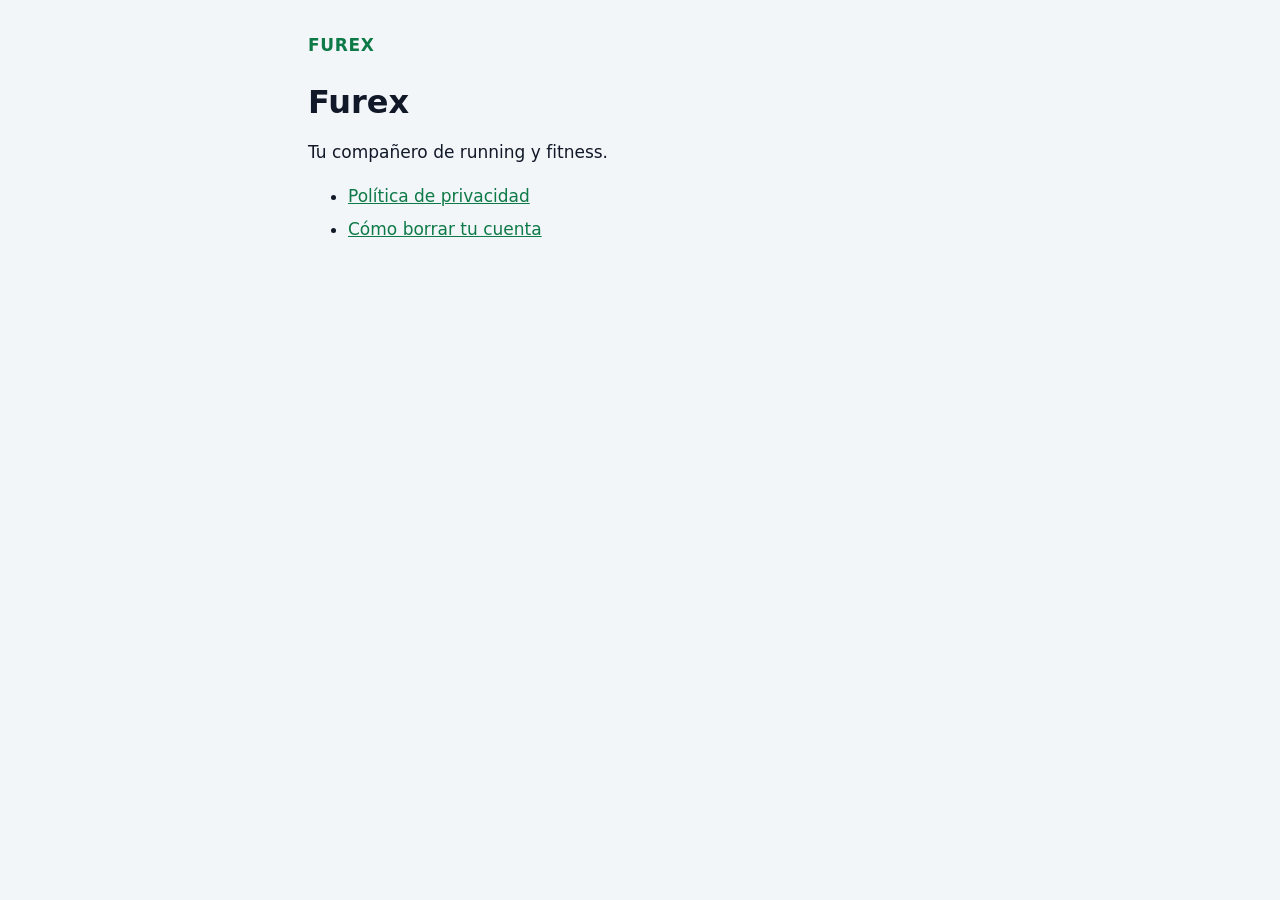
<file: index.html>
<!doctype html>
<html lang="es">
<head>
  <meta charset="utf-8">
  <meta name="viewport" content="width=device-width, initial-scale=1">
  <title>Furex</title>
  <meta name="description" content="Furex: tu compañero de running y fitness.">
  <meta name="color-scheme" content="light dark">
  <link rel="stylesheet" href="estilos.css">
</head>
<body>
  <header><span class="marca">FUREX</span></header>
  <main>
    <h1>Furex</h1>
    <p>Tu compañero de running y fitness.</p>
    <ul>
      <li><a href="privacidad/">Política de privacidad</a></li>
      <li><a href="borrar-cuenta/">Cómo borrar tu cuenta</a></li>
    </ul>
  </main>
</body>
</html>
</file>
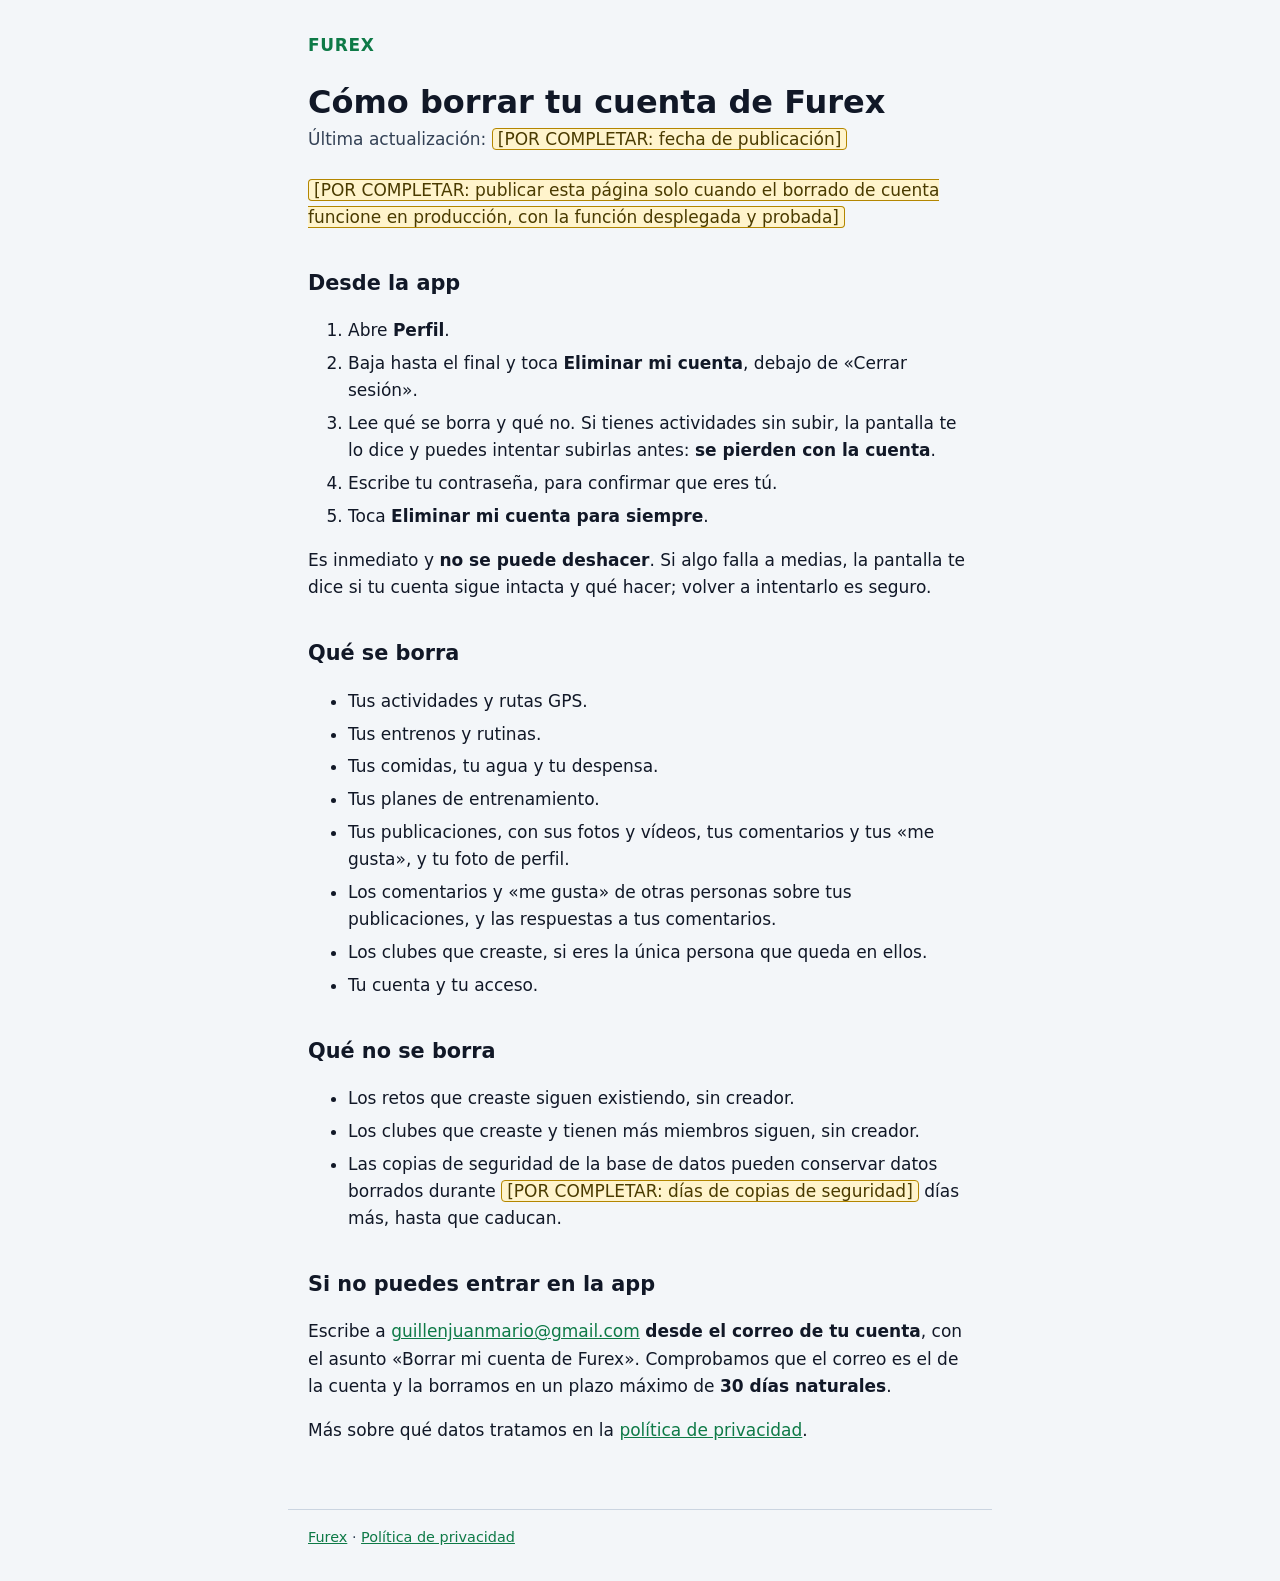
<file: borrar-cuenta/index.html>
<!doctype html>
<html lang="es">
<head>
  <meta charset="utf-8">
  <meta name="viewport" content="width=device-width, initial-scale=1">
  <title>Cómo borrar tu cuenta de Furex</title>
  <meta name="description" content="Cómo eliminar tu cuenta de Furex y qué datos se borran.">
  <meta name="color-scheme" content="light dark">
  <link rel="stylesheet" href="../estilos.css">
</head>
<body>
  <header><a class="marca" href="../">FUREX</a></header>
  <main>
    <h1>Cómo borrar tu cuenta de Furex</h1>
    <p class="fecha">Última actualización: <span class="pendiente">[POR COMPLETAR: fecha de publicación]</span></p>

    <p><span class="pendiente">[POR COMPLETAR: publicar esta página solo cuando el borrado de cuenta funcione en producción, con la función desplegada y probada]</span></p>

    <h2>Desde la app</h2>
    <ol>
      <li>Abre <strong>Perfil</strong>.</li>
      <li>Baja hasta el final y toca <strong>Eliminar mi cuenta</strong>, debajo de «Cerrar sesión».</li>
      <li>Lee qué se borra y qué no. Si tienes actividades sin subir, la pantalla te lo dice y puedes intentar subirlas antes: <strong>se pierden con la cuenta</strong>.</li>
      <li>Escribe tu contraseña, para confirmar que eres tú.</li>
      <li>Toca <strong>Eliminar mi cuenta para siempre</strong>.</li>
    </ol>
    <p>Es inmediato y <strong>no se puede deshacer</strong>. Si algo falla a medias, la pantalla te dice si tu cuenta sigue intacta y qué hacer; volver a intentarlo es seguro.</p>

    <h2>Qué se borra</h2>
    <ul>
      <li>Tus actividades y rutas GPS.</li>
      <li>Tus entrenos y rutinas.</li>
      <li>Tus comidas, tu agua y tu despensa.</li>
      <li>Tus planes de entrenamiento.</li>
      <li>Tus publicaciones, con sus fotos y vídeos, tus comentarios y tus «me gusta», y tu foto de perfil.</li>
      <li>Los comentarios y «me gusta» de otras personas sobre tus publicaciones, y las respuestas a tus comentarios.</li>
      <li>Los clubes que creaste, si eres la única persona que queda en ellos.</li>
      <li>Tu cuenta y tu acceso.</li>
    </ul>

    <h2>Qué no se borra</h2>
    <ul>
      <li>Los retos que creaste siguen existiendo, sin creador.</li>
      <li>Los clubes que creaste y tienen más miembros siguen, sin creador.</li>
      <li>Las copias de seguridad de la base de datos pueden conservar datos borrados durante <span class="pendiente">[POR COMPLETAR: días de copias de seguridad]</span> días más, hasta que caducan.</li>
    </ul>

    <h2>Si no puedes entrar en la app</h2>
    <p>Escribe a <a href="mailto:guillenjuanmario@gmail.com?subject=Borrar%20mi%20cuenta%20de%20Furex">guillenjuanmario@gmail.com</a> <strong>desde el correo de tu cuenta</strong>, con el asunto «Borrar mi cuenta de Furex». Comprobamos que el correo es el de la cuenta y la borramos en un plazo máximo de <strong>30 días naturales</strong>.</p>

    <p>Más sobre qué datos tratamos en la <a href="../privacidad/">política de privacidad</a>.</p>
  </main>
  <footer><a href="../">Furex</a> · <a href="../privacidad/">Política de privacidad</a></footer>
</body>
</html>
</file>
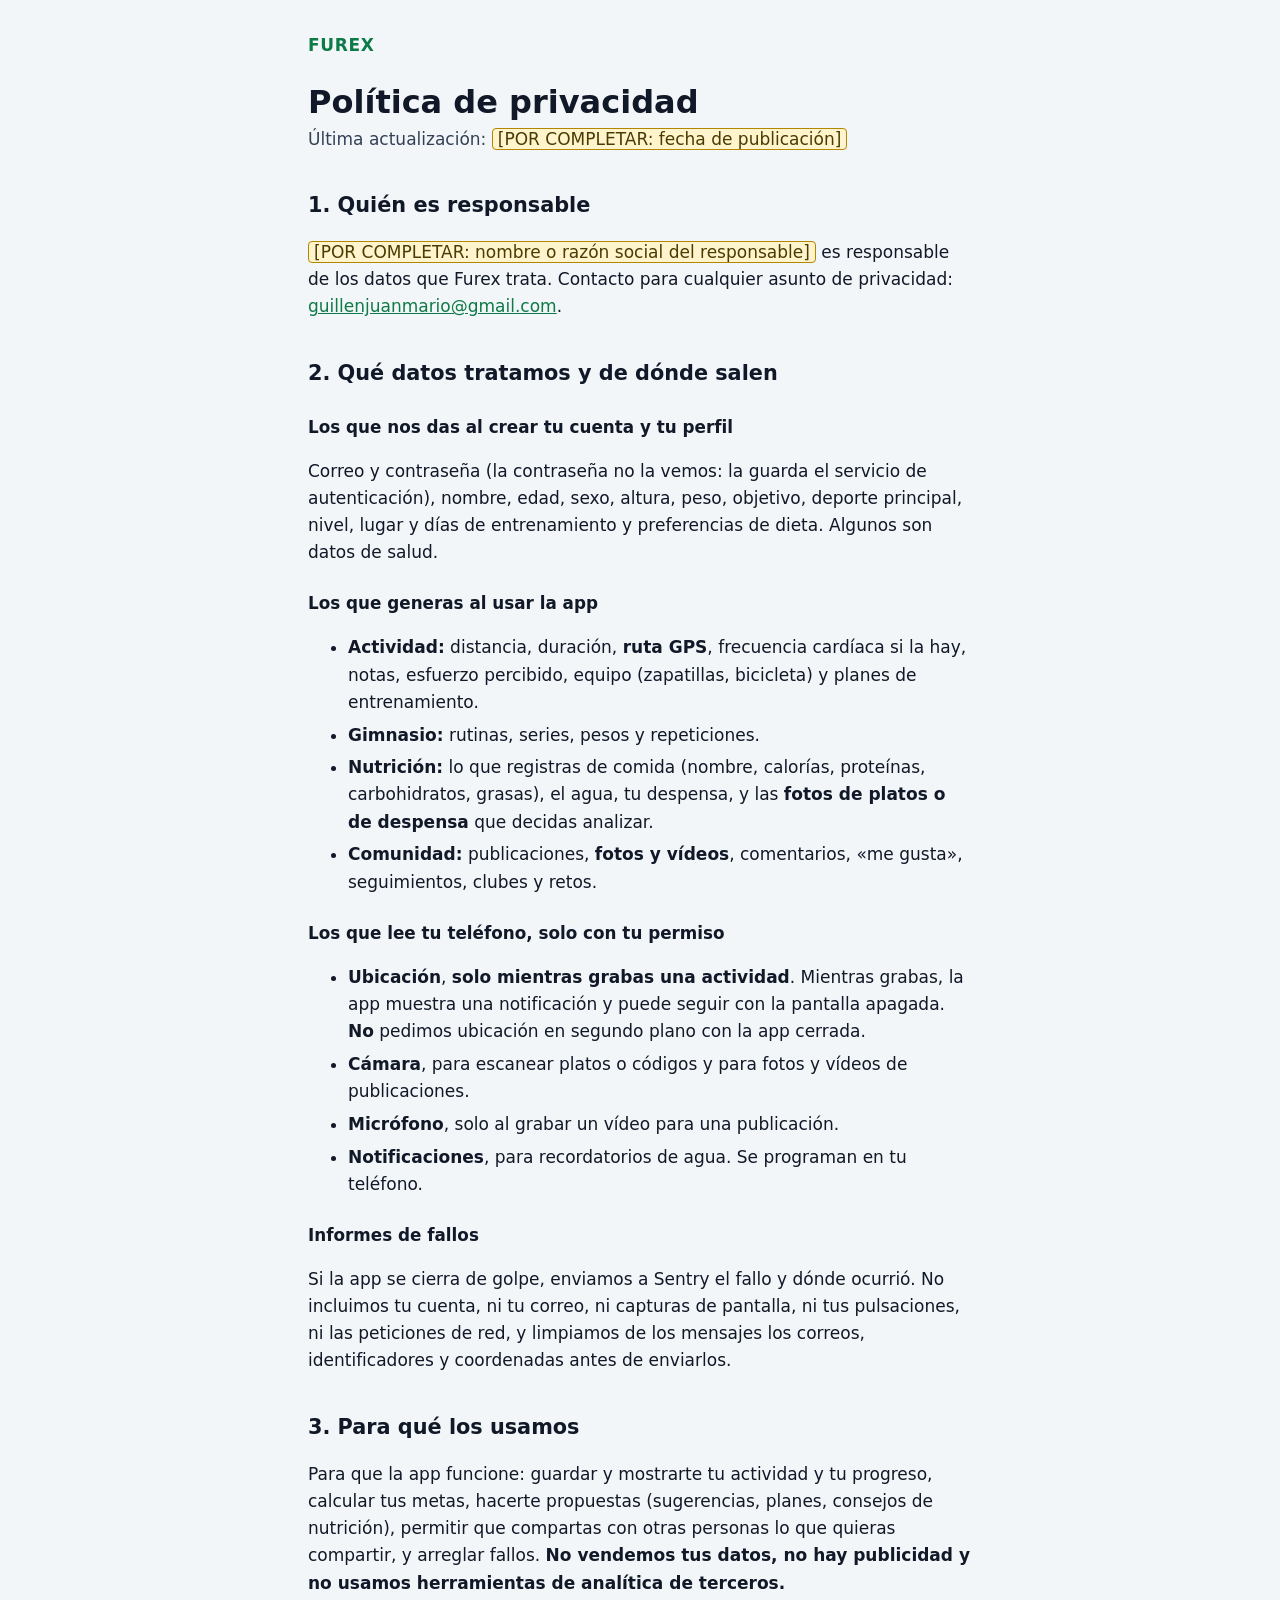
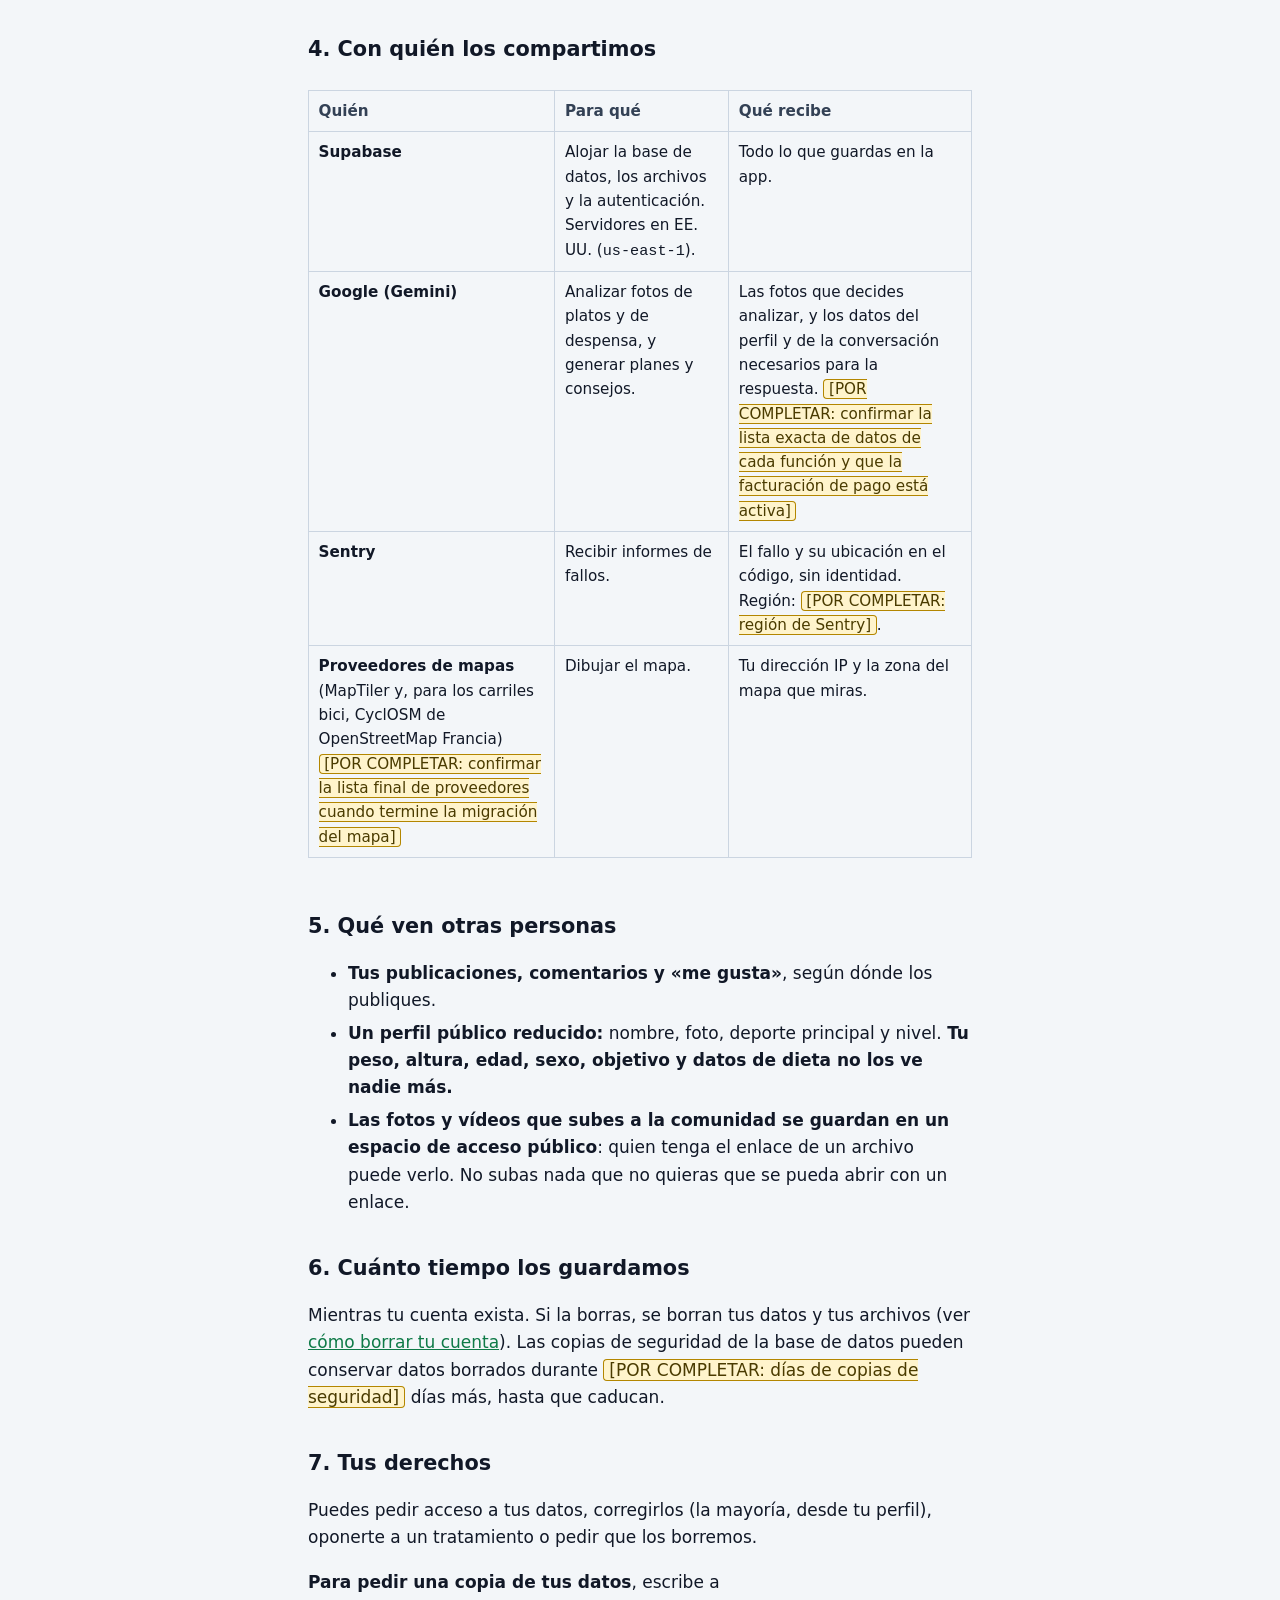
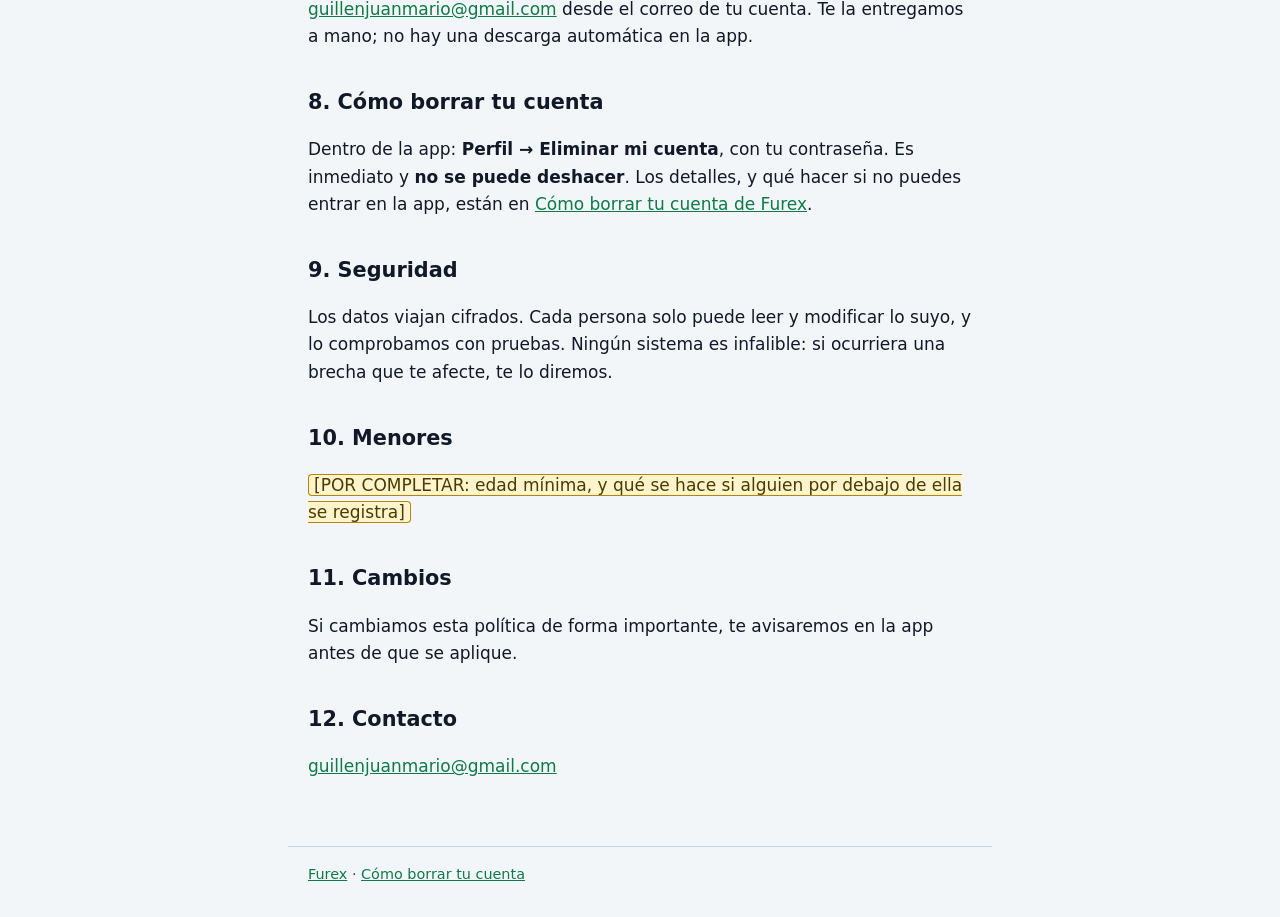
<file: privacidad/index.html>
<!doctype html>
<html lang="es">
<head>
  <meta charset="utf-8">
  <meta name="viewport" content="width=device-width, initial-scale=1">
  <title>Política de privacidad de Furex</title>
  <meta name="description" content="Qué datos trata Furex, para qué, con quién los comparte y cómo borrarlos.">
  <meta name="color-scheme" content="light dark">
  <link rel="stylesheet" href="../estilos.css">
</head>
<body>
  <header><a class="marca" href="../">FUREX</a></header>
  <main>
    <h1>Política de privacidad</h1>
    <p class="fecha">Última actualización: <span class="pendiente">[POR COMPLETAR: fecha de publicación]</span></p>

    <h2>1. Quién es responsable</h2>
    <p><span class="pendiente">[POR COMPLETAR: nombre o razón social del responsable]</span> es responsable de los datos que Furex trata. Contacto para cualquier asunto de privacidad: <a href="mailto:guillenjuanmario@gmail.com">guillenjuanmario@gmail.com</a>.</p>

    <h2>2. Qué datos tratamos y de dónde salen</h2>

    <h3>Los que nos das al crear tu cuenta y tu perfil</h3>
    <p>Correo y contraseña (la contraseña no la vemos: la guarda el servicio de autenticación), nombre, edad, sexo, altura, peso, objetivo, deporte principal, nivel, lugar y días de entrenamiento y preferencias de dieta. Algunos son datos de salud.</p>

    <h3>Los que generas al usar la app</h3>
    <ul>
      <li><strong>Actividad:</strong> distancia, duración, <strong>ruta GPS</strong>, frecuencia cardíaca si la hay, notas, esfuerzo percibido, equipo (zapatillas, bicicleta) y planes de entrenamiento.</li>
      <li><strong>Gimnasio:</strong> rutinas, series, pesos y repeticiones.</li>
      <li><strong>Nutrición:</strong> lo que registras de comida (nombre, calorías, proteínas, carbohidratos, grasas), el agua, tu despensa, y las <strong>fotos de platos o de despensa</strong> que decidas analizar.</li>
      <li><strong>Comunidad:</strong> publicaciones, <strong>fotos y vídeos</strong>, comentarios, «me gusta», seguimientos, clubes y retos.</li>
    </ul>

    <h3>Los que lee tu teléfono, solo con tu permiso</h3>
    <ul>
      <li><strong>Ubicación</strong>, <strong>solo mientras grabas una actividad</strong>. Mientras grabas, la app muestra una notificación y puede seguir con la pantalla apagada. <strong>No</strong> pedimos ubicación en segundo plano con la app cerrada.</li>
      <li><strong>Cámara</strong>, para escanear platos o códigos y para fotos y vídeos de publicaciones.</li>
      <li><strong>Micrófono</strong>, solo al grabar un vídeo para una publicación.</li>
      <li><strong>Notificaciones</strong>, para recordatorios de agua. Se programan en tu teléfono.</li>
    </ul>

    <h3>Informes de fallos</h3>
    <p>Si la app se cierra de golpe, enviamos a Sentry el fallo y dónde ocurrió. No incluimos tu cuenta, ni tu correo, ni capturas de pantalla, ni tus pulsaciones, ni las peticiones de red, y limpiamos de los mensajes los correos, identificadores y coordenadas antes de enviarlos.</p>

    <h2>3. Para qué los usamos</h2>
    <p>Para que la app funcione: guardar y mostrarte tu actividad y tu progreso, calcular tus metas, hacerte propuestas (sugerencias, planes, consejos de nutrición), permitir que compartas con otras personas lo que quieras compartir, y arreglar fallos. <strong>No vendemos tus datos, no hay publicidad y no usamos herramientas de analítica de terceros.</strong></p>

    <h2>4. Con quién los compartimos</h2>
    <div class="tabla">
      <table>
        <thead><tr><th>Quién</th><th>Para qué</th><th>Qué recibe</th></tr></thead>
        <tbody>
          <tr><td><strong>Supabase</strong></td><td>Alojar la base de datos, los archivos y la autenticación. Servidores en EE. UU. (<code>us-east-1</code>).</td><td>Todo lo que guardas en la app.</td></tr>
          <tr><td><strong>Google (Gemini)</strong></td><td>Analizar fotos de platos y de despensa, y generar planes y consejos.</td><td>Las fotos que decides analizar, y los datos del perfil y de la conversación necesarios para la respuesta. <span class="pendiente">[POR COMPLETAR: confirmar la lista exacta de datos de cada función y que la facturación de pago está activa]</span></td></tr>
          <tr><td><strong>Sentry</strong></td><td>Recibir informes de fallos.</td><td>El fallo y su ubicación en el código, sin identidad. Región: <span class="pendiente">[POR COMPLETAR: región de Sentry]</span>.</td></tr>
          <tr><td><strong>Proveedores de mapas</strong> (MapTiler y, para los carriles bici, CyclOSM de OpenStreetMap Francia) <span class="pendiente">[POR COMPLETAR: confirmar la lista final de proveedores cuando termine la migración del mapa]</span></td><td>Dibujar el mapa.</td><td>Tu dirección IP y la zona del mapa que miras.</td></tr>
        </tbody>
      </table>
    </div>

    <h2>5. Qué ven otras personas</h2>
    <ul>
      <li><strong>Tus publicaciones, comentarios y «me gusta»</strong>, según dónde los publiques.</li>
      <li><strong>Un perfil público reducido:</strong> nombre, foto, deporte principal y nivel. <strong>Tu peso, altura, edad, sexo, objetivo y datos de dieta no los ve nadie más.</strong></li>
      <li><strong>Las fotos y vídeos que subes a la comunidad se guardan en un espacio de acceso público</strong>: quien tenga el enlace de un archivo puede verlo. No subas nada que no quieras que se pueda abrir con un enlace.</li>
    </ul>

    <h2>6. Cuánto tiempo los guardamos</h2>
    <p>Mientras tu cuenta exista. Si la borras, se borran tus datos y tus archivos (ver <a href="../borrar-cuenta/">cómo borrar tu cuenta</a>). Las copias de seguridad de la base de datos pueden conservar datos borrados durante <span class="pendiente">[POR COMPLETAR: días de copias de seguridad]</span> días más, hasta que caducan.</p>

    <h2>7. Tus derechos</h2>
    <p>Puedes pedir acceso a tus datos, corregirlos (la mayoría, desde tu perfil), oponerte a un tratamiento o pedir que los borremos.</p>
    <p><strong>Para pedir una copia de tus datos</strong>, escribe a <a href="mailto:guillenjuanmario@gmail.com">guillenjuanmario@gmail.com</a> desde el correo de tu cuenta. Te la entregamos a mano; no hay una descarga automática en la app.</p>

    <h2>8. Cómo borrar tu cuenta</h2>
    <p>Dentro de la app: <strong>Perfil → Eliminar mi cuenta</strong>, con tu contraseña. Es inmediato y <strong>no se puede deshacer</strong>. Los detalles, y qué hacer si no puedes entrar en la app, están en <a href="../borrar-cuenta/">Cómo borrar tu cuenta de Furex</a>.</p>

    <h2>9. Seguridad</h2>
    <p>Los datos viajan cifrados. Cada persona solo puede leer y modificar lo suyo, y lo comprobamos con pruebas. Ningún sistema es infalible: si ocurriera una brecha que te afecte, te lo diremos.</p>

    <h2>10. Menores</h2>
    <p><span class="pendiente">[POR COMPLETAR: edad mínima, y qué se hace si alguien por debajo de ella se registra]</span></p>

    <h2>11. Cambios</h2>
    <p>Si cambiamos esta política de forma importante, te avisaremos en la app antes de que se aplique.</p>

    <h2>12. Contacto</h2>
    <p><a href="mailto:guillenjuanmario@gmail.com">guillenjuanmario@gmail.com</a></p>
  </main>
  <footer><a href="../">Furex</a> · <a href="../borrar-cuenta/">Cómo borrar tu cuenta</a></footer>
</body>
</html>
</file>
<file: estilos.css>
/* Páginas estáticas de Furex (privacidad, borrado de cuenta).
   Sin fuentes ni recursos de terceros: una página de privacidad que carga
   fuentes de otro servidor le cuenta a ese servidor quién la lee. */

:root {
  --fondo: #f3f6f9;
  --texto: #111827;
  --texto-2: #334155;
  --linea: #cbd5e1;
  --acento: #0e7a47;
  --aviso-fondo: #fff4cc;
  --aviso-texto: #4a3b00;
  --aviso-linea: #b38600;
}

@media (prefers-color-scheme: dark) {
  :root {
    --fondo: #12161c;
    --texto: #eaf0f5;
    --texto-2: #a6b4c2;
    --linea: #2a3340;
    --acento: #21d07a;
    --aviso-fondo: #3a2f00;
    --aviso-texto: #ffe58a;
    --aviso-linea: #ffb800;
  }
}

* { box-sizing: border-box; }

html { -webkit-text-size-adjust: 100%; }

body {
  margin: 0;
  background: var(--fondo);
  color: var(--texto);
  font: 17px/1.6 system-ui, -apple-system, "Segoe UI", Roboto, sans-serif;
}

main, header, footer {
  max-width: 44rem;
  margin: 0 auto;
  padding: 0 1.25rem;
}

header { padding-top: 2rem; }
main { padding-bottom: 3rem; }

.marca {
  color: var(--acento);
  font-weight: 800;
  letter-spacing: 0.04em;
  text-decoration: none;
}

h1 { font-size: 2rem; line-height: 1.2; margin: 1.5rem 0 0.25rem; }
h2 { font-size: 1.3rem; margin: 2.25rem 0 0.5rem; }
h3 { font-size: 1.05rem; margin: 1.5rem 0 0.25rem; }

p, li { max-width: 65ch; }
li { margin: 0.35rem 0; }

.fecha { color: var(--texto-2); margin: 0 0 1.5rem; }

a { color: var(--acento); }
a:focus-visible { outline: 3px solid var(--acento); outline-offset: 2px; }

table { border-collapse: collapse; width: 100%; margin: 1rem 0; font-size: 0.95rem; }
th, td { border: 1px solid var(--linea); padding: 0.5rem 0.6rem; text-align: left; vertical-align: top; }
th { color: var(--texto-2); }

.tabla { overflow-x: auto; }

/* Lo que falta por rellenar. Se ve a propósito: `comprobar.mjs` impide publicar
   mientras quede alguno. */
.pendiente {
  background: var(--aviso-fondo);
  color: var(--aviso-texto);
  border: 1px solid var(--aviso-linea);
  border-radius: 4px;
  padding: 0 0.3em;
}

footer {
  border-top: 1px solid var(--linea);
  padding-top: 1rem;
  padding-bottom: 2rem;
  color: var(--texto-2);
  font-size: 0.9rem;
}

@media (prefers-reduced-motion: no-preference) {
  html { scroll-behavior: smooth; }
}
</file>
